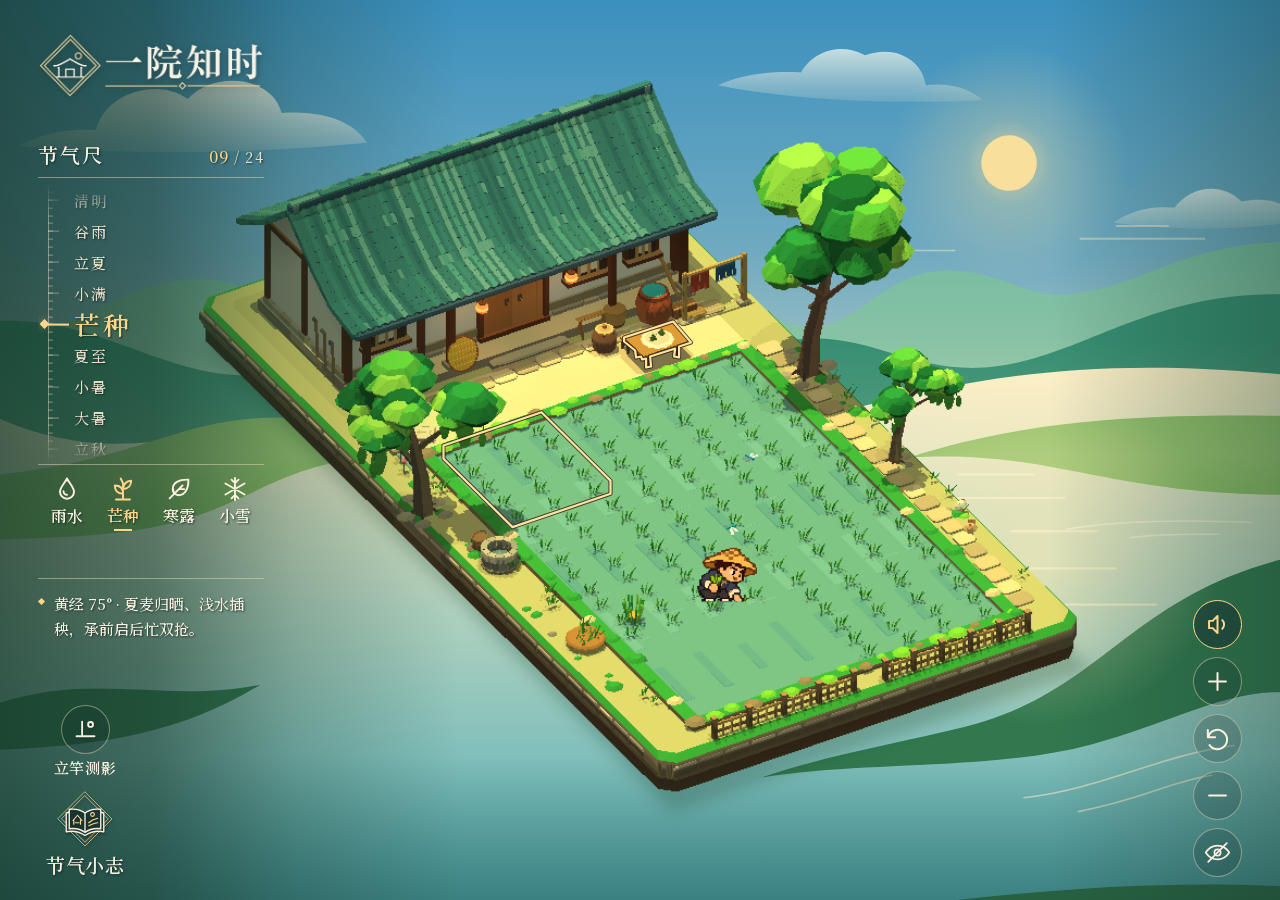
<file: index.html>
﻿<!doctype html>
<html lang="zh-CN">
<head>
  <meta charset="utf-8">
  <meta name="viewport" content="width=device-width, initial-scale=1">
  <meta name="theme-color" content="#192b2c">
  <meta name="description" content="沿二十四节气尺，于江汉农家小院观四时物候、传统色彩与圭表日影。">
  <title>一院知时</title>
  <link rel="stylesheet" href="style.css">
</head>
<body data-season="grain">
  <main class="exhibit">
    <aside class="side-panel" aria-label="节气导览">
      <header class="mast">
        <h1 id="work-title"><img src="assets/yard-title.webp" width="960" height="275" alt="一院知时" draggable="false"></h1>
      </header>
      <nav class="calendar" aria-labelledby="ruler-heading">
        <div class="ruler-heading">
          <h2 id="ruler-heading">节气尺</h2>
          <span class="ruler-count"><span id="term-number">09</span> / 24</span>
        </div>
        <div class="ruler-window">
          <div class="ruler-cursor" aria-hidden="true"></div>
          <div id="terms" class="terms" style="--ruler-index: 8">
            <span class="calendar-mark">立春</span>
            <button class="term" type="button" tabindex="-1" data-season="rain"><span class="term-name">雨水</span><small lang="en">Rain Water</small></button>
            <span class="calendar-mark">惊蛰</span>
            <span class="calendar-mark">春分</span>
            <span class="calendar-mark">清明</span>
            <span class="calendar-mark">谷雨</span>
            <span class="calendar-mark">立夏</span>
            <span class="calendar-mark">小满</span>
            <button class="term" type="button" tabindex="-1" data-season="grain" aria-current="true"><span class="term-name">芒种</span><small lang="en">Grain in Ear</small></button>
            <span class="calendar-mark">夏至</span>
            <span class="calendar-mark">小暑</span>
            <span class="calendar-mark">大暑</span>
            <span class="calendar-mark">立秋</span>
            <span class="calendar-mark">处暑</span>
            <span class="calendar-mark">白露</span>
            <span class="calendar-mark">秋分</span>
            <button class="term" type="button" tabindex="-1" data-season="dew"><span class="term-name">寒露</span><small lang="en">Cold Dew</small></button>
            <span class="calendar-mark">霜降</span>
            <span class="calendar-mark">立冬</span>
            <button class="term" type="button" tabindex="-1" data-season="winter"><span class="term-name">小雪</span><small lang="en">Minor Snow</small></button>
            <span class="calendar-mark">大雪</span>
            <span class="calendar-mark">冬至</span>
            <span class="calendar-mark">小寒</span>
            <span class="calendar-mark">大寒</span>
          </div>
        </div>
        <div class="yard-links" role="group" aria-label="四个小院场景">
          <button type="button" data-yard="rain">
            <svg viewBox="0 0 24 24" aria-hidden="true"><path d="M12 3c-1.4 3.2-6 7.5-6 11.3a6 6 0 0 0 12 0C18 10.5 13.4 6.2 12 3Zm-3 11a3 3 0 0 0 3 3"/></svg>
            <span>雨水</span>
          </button>
          <button type="button" data-yard="grain" aria-current="true">
            <svg viewBox="0 0 24 24" aria-hidden="true"><path d="M12 21V7m0 9c-5 0-7-3-7-7 4 0 7 2 7 7Zm0-4c0-4 2.9-6.8 7-7 0 4-2.6 7-7 7Zm0-5-2-4m-4 18h12"/></svg>
            <span>芒种</span>
          </button>
          <button type="button" data-yard="dew">
            <svg viewBox="0 0 24 24" aria-hidden="true"><path d="M20 4c-8.2-.3-13.4 2.8-13.4 8a5.1 5.1 0 0 0 5.2 5.3c5.2 0 8.5-5.7 8.2-13.3ZM4 20 15 9m-7.2 7.2-.9-4.3m5.1 0 4.4.2"/></svg>
            <span>寒露</span>
          </button>
          <button type="button" data-yard="winter">
            <svg viewBox="0 0 24 24" aria-hidden="true"><path d="M12 2.5v19m-8.2-14.2 16.4 9.4M3.8 16.7l16.4-9.4M9 4l3 3 3-3M9 20l3-3 3 3"/></svg>
            <span>小雪</span>
          </button>
        </div>
      </nav>
      <div class="season-note" aria-live="polite" aria-atomic="true">
        <p id="term-summary">碧水映天，新栽稻秧成行；竹匾晒新麦，蜻蜓点波。</p>
      </div>
    </aside>
    <section class="stage" aria-label="农家小院">
      <svg class="landscape" viewBox="0 0 1200 900" preserveAspectRatio="xMidYMid slice" aria-hidden="true">
        <defs>
          <linearGradient id="sky" x2="0" y2="1">
            <stop offset="0" stop-color="var(--sky-top)"/>
            <stop offset="1" stop-color="var(--sky-haze)"/>
          </linearGradient>
          <linearGradient id="river" x2="0" y2="1">
            <stop offset="0" stop-color="var(--sky-haze)"/>
            <stop offset="1" stop-color="var(--river)"/>
          </linearGradient>
          <radialGradient id="sun-aura">
            <stop offset="0" stop-color="var(--sun-disc)" stop-opacity=".76"/>
            <stop offset=".36" stop-color="var(--sun-disc)" stop-opacity=".26"/>
            <stop offset="1" stop-color="var(--sun-disc)" stop-opacity="0"/>
          </radialGradient>
          <linearGradient id="ridge-mist" x2="0" y2="1">
            <stop offset="0" stop-color="var(--sky-haze)" stop-opacity="0"/>
            <stop offset=".66" stop-color="var(--sky-haze)" stop-opacity=".73"/>
            <stop offset="1" stop-color="var(--sky-haze)" stop-opacity="0"/>
          </linearGradient>
          <linearGradient id="grain-cloud" x2="0" y2="1">
            <stop offset="0" stop-color="#fffdf1" stop-opacity=".92"/>
            <stop offset="1" stop-color="#fff6da" stop-opacity=".18"/>
          </linearGradient>
          <radialGradient id="grain-waterlight">
            <stop offset="0" stop-color="#ffebaf" stop-opacity=".54"/>
            <stop offset="1" stop-color="#ffebaf" stop-opacity="0"/>
          </radialGradient>
        </defs>
        <path fill="url(#sky)" d="M0 0h1200v900H0z"/>
        <g class="landscape-weather landscape-grain" fill="url(#grain-cloud)">
          <path d="M17 165c32-15 49-16 73-15 8-34 57-50 86-29 24-27 79-22 88 13 44-3 70 11 80 28-110 11-223 11-327 3z"/>
          <path d="M673 108c27-12 56-13 78-12 11-19 36-29 60-16 27-10 53 3 57 28 23-3 43 4 53 14-84 4-173 1-248-14z" opacity=".75"/>
          <path d="M1044 237c18-13 38-16 57-14 15-20 43-25 63-6 29-6 47 5 54 18-52 10-121 9-174 2z" opacity=".74"/>
        </g>
        <g class="landscape-sun">
          <circle cx="946" cy="181" r="112" fill="url(#sun-aura)"/>
          <circle cx="946" cy="181" r="26" fill="var(--sun-disc)"/>
        </g>
        <g fill="none" stroke="var(--sky-haze)" stroke-linecap="round" opacity=".46">
          <path d="M1013 252h116m-82-12h48" stroke-width="2"/>
          <path d="M260 220h94m14 0h19m460 43h48" stroke-width="1.4"/>
        </g>
        <path fill="var(--ridge-far)" d="M0 355C83 332 135 279 209 292c33 6 66 42 105 46 44 5 81-41 124-43 46-3 65 35 108 40 42 5 67-33 104-36 40-3 63 28 101 35 47 8 72-44 123-51 56-8 82 25 127 21 69-6 101-45 199-49v223H0z"/>
        <path class="landscape-mist" fill="url(#ridge-mist)" d="M0 267h1200v169H0z"/>
        <path fill="var(--ridge-near)" d="M0 329c75-4 132 36 198 48 76 13 116-22 183-19 60 3 106 34 184 32 85-3 114-39 187-44 61-5 101 29 165 27 89-3 153-71 283-69v193H0z"/>
        <path fill="url(#river)" d="M0 421c146 63 248-23 418-17 135 5 178 30 284 24 111-6 219-76 498-49v521H0z"/>
        <path fill="var(--bank-far)" d="M0 473c156-17 172-65 312-51 112 11 145 22 263 13-73 26-193 15-247 24-89 15-106 55-214 68-41 5-76 5-114 7zm1200-55c-147-2-248 7-348 39 132-8 181 34 348 35z"/>
        <path fill="var(--bank-near)" d="M0 687c91-29 156 1 244-17-69 42-139 57-244 61zm1200-134c-144 38-168 125-297 157-61 15-131 27-189 47 99-16 216-6 309-31 69-18 122-49 177-49zm0 306c-179-9-348 19-536 41h536z"/>
        <path class="landscape-mist" fill="url(#ridge-mist)" d="M0 345h1200v165H0z"/>
        <g class="landscape-weather landscape-grain">
          <ellipse cx="970" cy="550" rx="176" ry="158" fill="url(#grain-waterlight)"/>
          <g fill="none" stroke="#fff4ca" stroke-width="2" stroke-linecap="round" opacity=".59">
            <path d="M899 473h70m-91 22h120m-50 31h81m-115 35h132m-48 34h86"/>
          </g>
        </g>
        <g fill="none" stroke="var(--water-line)" stroke-linecap="round" stroke-width="1.5" opacity=".65">
          <path d="M1001 524c50-8 105-9 172-6m-113 14c36-4 59-3 83-3m-183 247c76-9 127-40 197-49m-146 62c65-13 82-27 125-34"/>
        </g>
      </svg>
      <svg id="yard-shadow" aria-hidden="true"><polygon id="plinth-shadow"/></svg>
      <canvas id="yard-compatibility" aria-hidden="true" hidden></canvas>
      <img id="farmer-atlas" alt="" hidden>
      <canvas id="yard" tabindex="0" aria-label="三维农家小院。拖动旋转，滚动缩放，右键拖动平移，键盘方向键旋转。"></canvas>
      <svg id="crop-hotspots" aria-hidden="true" hidden>
        <g id="crop-outlines"></g>
      </svg>
      <svg id="fire-hotspots" aria-hidden="true" hidden>
        <path id="fire-outline-edge"/>
        <path id="fire-outline"/>
      </svg>
      <svg id="sickle-hotspots" aria-hidden="true" hidden>
        <path id="sickle-outline-edge"/>
        <path id="sickle-outline"/>
      </svg>
      <svg id="food-hotspots" aria-hidden="true" hidden>
        <path id="food-outline-edge"/>
        <path id="food-outline"/>
      </svg>
      <svg id="yard-hotspots" aria-hidden="true" hidden>
        <polygon id="gnomon-outline-edge"/>
        <polygon id="gnomon-outline"/>
        <path id="gnomon-measure"/>
        <text id="gnomon-measure-label" class="gnomon-measure-label"></text>
      </svg>
      <button id="gnomon-target" type="button" aria-label="立竿测影：查看节气测定由来与正午表影" aria-controls="gnomon-inspect" aria-expanded="false" hidden></button>
      <button id="fire-target" type="button" aria-label="围炉煨糍" aria-controls="fire-inspect" aria-expanded="false" hidden></button>
      <button id="sickle-target" type="button" aria-label="开镰割稻" aria-controls="sickle-inspect" aria-expanded="false" hidden></button>
      <button id="food-target" type="button" aria-label="案上时令饮食" aria-controls="food-inspect" aria-expanded="false" hidden></button>
      <button id="crop-target" type="button" aria-label="田间物候农事" aria-controls="crop-inspect" aria-expanded="false" hidden></button>
      <div id="harvest-bar" class="harvest-bar" role="status" aria-live="polite" hidden>
        <span id="harvest-status">开镰收割 · 点击稻田成片收割</span>
        <button id="harvest-exit" type="button">退出收割</button>
      </div>
      <p class="renderer-message" id="renderer-message" hidden>浏览器暂时无法显示三维场景。</p>
    </section>
    <section id="gnomon-inspect" class="gnomon-inspect" aria-labelledby="gnomon-heading" hidden>
      <header>
        <h2 id="gnomon-heading">
          <span>立竿测影</span>
          <em class="gnomon-origin-tag">二十四节气测定之源</em>
        </h2>
        <button id="gnomon-return" type="button" aria-label="退出观察" title="退出观察">
          <svg viewBox="0 0 24 24" aria-hidden="true"><path d="m6 6 12 12M18 6 6 18"/></svg>
        </button>
      </header>
      <p class="gnomon-principle">立竿为「表」，卧尺为「圭」。先秦实测正午表影：<strong>影最短定夏至、最长定冬至</strong>，由此确立春分、秋分，再沿黄道每 <strong>15°</strong> 等分定出二十四节气。</p>
      <div class="gnomon-metrics">
        <p class="gnomon-metric"><span>太阳黄经</span><output id="gnomon-longitude"></output></p>
        <p class="gnomon-metric"><span>直射纬度</span><output id="gnomon-declination"></output></p>
        <p class="gnomon-metric"><span>正午仰角</span><output id="gnomon-altitude"></output></p>
        <p class="gnomon-metric"><span>正午表影</span><output id="gnomon-length"></output></p>
      </div>
      <div class="gnomon-compare" role="group" aria-label="四时节气正午表影实测对比">
        <button type="button" data-gnomon-term="grain"><span class="gc-name">芒种 <i>75°</i></span><span class="gc-track"><i class="gc-bar" style="--ratio:10%"></i></span><span class="gc-val">0.14×</span></button>
        <button type="button" data-gnomon-term="dew"><span class="gc-name">寒露 <i>195°</i></span><span class="gc-track"><i class="gc-bar" style="--ratio:53%"></i></span><span class="gc-val">0.73×</span></button>
        <button type="button" data-gnomon-term="rain"><span class="gc-name">雨水 <i>330°</i></span><span class="gc-track"><i class="gc-bar" style="--ratio:66%"></i></span><span class="gc-val">0.90×</span></button>
        <button type="button" data-gnomon-term="winter"><span class="gc-name">小雪 <i>240°</i></span><span class="gc-track"><i class="gc-bar" style="--ratio:89%"></i></span><span class="gc-val">1.22×</span></button>
        <p class="gnomon-extremes"><span>夏至极短 0.12×（90°）</span><span>点击切换实测表影</span><span>冬至极长 1.37×（270°）</span></p>
      </div>
    </section>
    <section id="fire-inspect" class="gnomon-inspect food-inspect" aria-labelledby="fire-heading" hidden>
      <header>
        <h2 id="fire-heading">围炉煨糍</h2>
        <button id="fire-return" type="button" aria-label="收起" title="收起">
          <svg viewBox="0 0 24 24" aria-hidden="true"><path d="m6 6 12 12M18 6 6 18"/></svg>
        </button>
      </header>
      <p class="food-kicker">小雪 · 冬藏民俗</p>
      <p class="food-name">炭盆慢煨</p>
      <p id="fire-note">冬闲户外阴寒，江汉农家常设炭盆取暖议农。将糯米糍粑置炙热灶石慢烘，内部水汽受热膨胀令表皮微焦鼓泡，耐饥御寒。</p>
      <button id="roast-start" type="button">搁一块糍粑</button>
    </section>
    <section id="sickle-inspect" class="gnomon-inspect food-inspect" aria-labelledby="sickle-heading" hidden>
      <header>
        <h2 id="sickle-heading">开镰割稻</h2>
        <button id="sickle-return" type="button" aria-label="收起" title="收起">
          <svg viewBox="0 0 24 24" aria-hidden="true"><path d="m6 6 12 12M18 6 6 18"/></svg>
        </button>
      </header>
      <p class="food-kicker">寒露 · 秋收农事</p>
      <p class="food-name">抢晴开镰</p>
      <p id="sickle-note">晚稻谷粒硬化黄熟，田土已提前断水晒干。寒露至霜降间须抢晴收割归仓，以免秋霖初霜导致倒伏落粒。</p>
      <button id="harvest-start" class="harvest-start" type="button">下田开镰</button>
    </section>
    <section id="crop-inspect" class="gnomon-inspect food-inspect" aria-labelledby="crop-heading" hidden>
      <header>
        <h2 id="crop-heading">田里庄稼</h2>
        <button id="crop-return" type="button" aria-label="收起" title="收起">
          <svg viewBox="0 0 24 24" aria-hidden="true"><path d="m6 6 12 12M18 6 6 18"/></svg>
        </button>
      </header>
      <p class="food-kicker" id="crop-kicker"></p>
      <p class="food-name" id="crop-name"></p>
      <p id="crop-note"></p>
    </section>
    <section id="food-inspect" class="gnomon-inspect food-inspect" aria-labelledby="food-heading" hidden>
      <header>
        <h2 id="food-heading">案上时令</h2>
        <button id="food-return" type="button" aria-label="收起" title="收起">
          <svg viewBox="0 0 24 24" aria-hidden="true"><path d="m6 6 12 12M18 6 6 18"/></svg>
        </button>
      </header>
      <p class="food-kicker" id="food-kicker"></p>
      <p class="food-name" id="food-name"></p>
      <p id="food-note"></p>
    </section>
    <aside class="stage-tools" aria-label="浏览小院">
      <div id="audio-popover" class="audio-popover" role="region" aria-label="音频音量控制" hidden>
        <header class="audio-head">
          <h3>声景音量</h3>
          <button id="audio-mute" type="button" aria-pressed="false">静音</button>
        </header>
        <label class="audio-row">
          <span>总音量</span>
          <input id="vol-master" type="range" min="0" max="100" value="85">
          <output id="vol-master-val">85%</output>
        </label>
        <label class="audio-row">
          <span>背景音乐</span>
          <input id="vol-bgm" type="range" min="0" max="100" value="55">
          <output id="vol-bgm-val">55%</output>
        </label>
        <label class="audio-row">
          <span>环境与音效</span>
          <input id="vol-ambience" type="range" min="0" max="100" value="85">
          <output id="vol-ambience-val">85%</output>
        </label>
      </div>
      <div class="view-controls" aria-label="小院视角">
        <button id="sound-toggle" type="button" aria-label="声景与音量" aria-pressed="false" aria-controls="audio-popover" aria-expanded="false" title="声景与音量"><svg viewBox="0 0 24 24" aria-hidden="true"><path d="M5 9h3l4-4v14l-4-4H5z"/><path class="sound-wave" d="M16 8.5a5 5 0 0 1 0 7"/></svg></button>
        <button id="zoom-in" type="button" aria-label="放大" title="放大"><svg viewBox="0 0 24 24" aria-hidden="true"><path d="M5 12h14m-7-7v14"/></svg></button>
        <button id="reset-view" type="button" aria-label="复位视角" title="复位视角"><svg viewBox="0 0 24 24" aria-hidden="true"><path d="M4 5v6h6M4.4 10.2a8 8 0 1 1 1 7.3"/></svg></button>
        <button id="zoom-out" type="button" aria-label="缩小" title="缩小"><svg viewBox="0 0 24 24" aria-hidden="true"><path d="M5 12h14"/></svg></button>
        <button id="hud-toggle" class="hud-toggle" type="button" aria-label="隐藏界面" aria-pressed="false" title="隐藏界面">
          <svg viewBox="0 0 28 28" aria-hidden="true">
            <path d="M2.6 14c2.7-4.15 6.9-6.7 11.4-6.7s8.7 2.55 11.4 6.7c-2.7 4.15-6.9 6.7-11.4 6.7S5.3 18.15 2.6 14Z"/>
            <circle cx="14" cy="14" r="3"/>
            <path class="hud-eye-slash" d="M5 23 23 5"/>
          </svg>
        </button>
      </div>
    </aside>
    <aside class="hud-dock" aria-label="立竿测影和节气小志">
      <button id="toggle-gnomon" class="gnomon-dock-toggle" type="button" aria-label="立竿测影：节气测定之源" aria-pressed="false" title="立竿测影 · 节气测定之源">
        <span class="gnomon-dock-icon">
          <svg viewBox="0 0 24 24" aria-hidden="true"><path d="M9 5v13M4 18h16M9 18h9"/><circle cx="16.5" cy="7.5" r="2.2"/></svg>
        </span>
        <span class="gnomon-dock-label">立竿测影</span>
      </button>
      <button id="open-guide" class="guide-toggle" type="button" aria-haspopup="dialog" aria-controls="season-guide">
        <svg viewBox="0 0 80 80" aria-hidden="true">
          <path class="journal-frame" d="M40 4 76 40 40 76 4 40Z M40 9 71 40 40 71 9 40Z"/>
          <path class="journal-book" d="M40 32c-5-4-12-6-21-5v26c8-1 16 1 21 5 5-4 13-6 21-5V27c-9-1-16 1-21 5Zm0 0v26m-21-27-4 1v25c10-2 19 1 25 5 6-4 15-7 25-5V32l-4-1"/>
          <path class="journal-ink" d="m24 42 6-7 6 7m-11-1v6m9-6v6m-7-2h5m13 0c3-3 7-5 12-6m-12 10c4-2 8-4 12-4"/>
          <circle class="journal-ink" cx="50" cy="34" r="2.5"/>
        </svg>
        <span>节气小志</span>
      </button>
    </aside>
    <dialog id="season-guide" aria-labelledby="guide-term">
      <header class="guide-header">
        <div>
          <p class="guide-kicker">节气小志 <span id="guide-meta"></span></p>
          <h2 id="guide-term">芒种</h2>
        </div>
        <form method="dialog">
          <button class="guide-close" type="submit" aria-label="关闭" title="关闭" autofocus><svg viewBox="0 0 24 24" aria-hidden="true"><path d="m6 6 12 12M18 6 6 18"/></svg></button>
        </form>
      </header>
      <p id="guide-verse" class="guide-verse"></p>
      <p id="term-note">「有芒之谷可稼种」。浅水稻田映出天光云影，农夫忙于抢墒插秧；檐下竹匾摊晒新麦，蜻蜓掠水，夏木葱茏。</p>
      <dl class="phenology" aria-label="节气三候">
        <div><dt>初候</dt><dd id="hou-1"></dd></div>
        <div><dt>二候</dt><dd id="hou-2"></dd></div>
        <div><dt>三候</dt><dd id="hou-3"></dd></div>
      </dl>
      <div class="season-observations">
        <section class="season-palette" aria-labelledby="palette-heading">
          <h3 id="palette-heading">节气传统色</h3>
          <ul class="swatches">
            <li><i aria-hidden="true"></i><span></span></li>
            <li><i aria-hidden="true"></i><span></span></li>
            <li><i aria-hidden="true"></i><span></span></li>
          </ul>
          <small id="palette-caption" class="palette-caption"></small>
        </section>
        <figure class="sundial" id="sundial" role="button" tabindex="0" title="点击前往田头立竿实测正午表影">
          <figcaption>圭表定气 · 实测表影</figcaption>
          <svg class="sun-diagram" viewBox="-15 10 95 55" aria-hidden="true">
            <path d="M-12 62H79" class="dial-axis"/>
            <rect x="32" y="60" height="2" class="shadow"/>
            <path d="M32 62V38" class="gnomon"/>
            <rect y="-.5" height="1" class="sun-ray"/>
            <circle cx="4" cy="4" r="3.5" class="sun"/>
          </svg>
          <span id="shadow-ratio" aria-hidden="true"></span>
          <small id="shadow-latitude" class="shadow-latitude">北纬 30.4° · 点击实测</small>
        </figure>
      </div>
    </dialog>
    <div id="season-interlude" class="season-interlude" aria-hidden="true">
      <svg class="interlude-landscape" viewBox="0 0 1000 480" preserveAspectRatio="xMidYMax slice">
        <path d="M0 416c105-17 169-57 258-55 98 2 174 41 272 33 108-10 181-69 274-59 83 9 118 36 196 42v103H0Z" fill="currentColor"/>
        <path d="M0 451c102-11 172-47 263-43 77 3 157 35 254 30 119-7 202-52 294-43 74 7 125 38 189 41v44H0Z" fill="#060e16"/>
      </svg>
      <div class="interlude-composition">
        <svg id="term-dial" class="term-dial" viewBox="-220 -220 440 440" focusable="false">
          <circle r="176" class="dial-minute-ring"/>
          <circle r="166" class="dial-ring"/>
          <g id="dial-rotor">
            <path id="dial-diameters" class="dial-diameters"/>
            <g id="dial-fans"></g>
          </g>
          <circle r="15" class="dial-hub-ring"/>
          <path d="M0-10 2.7-2.7 10 0 2.7 2.7 0 10-2.7 2.7-10 0-2.7-2.7Z" class="dial-hub"/>
          <path d="M-6-215 0-205 6-215Z" class="dial-pointer"/>
        </svg>
        <div class="interlude-text">
          <p id="interlude-name" class="interlude-name"></p>
          <p id="interlude-english" class="interlude-english" lang="en"></p>
          <p id="interlude-longitude" class="interlude-longitude"></p>
          <p id="interlude-verse" class="interlude-verse"></p>
        </div>
      </div>
    </div>
  </main>
  <script src="assets/farmer-data.js"></script>
  <script src="scene.js"></script>
  <script src="app.js"></script>
</body>
</html>
</file>
<file: style.css>
﻿@font-face {
  font-family:"Yard Song Display";
  src:url("fonts/yard-song-display.woff") format("woff");
  font-weight:500 700;
  font-display:swap;
}
@font-face {
  font-family:"Yard Song";
  src:url("fonts/yard-song.woff") format("woff");
  font-weight:400 500;
  font-display:swap;
}
:root {
  color-scheme: light;
  --display:"Yard Song Display","Yard Song","Noto Serif SC","STSong","华文宋体","SimSun","宋体",serif;
  --body-font:"Yard Song","Noto Serif SC","STSong","华文宋体","SimSun","宋体",serif;
  --ink: #fff8eb;
  --paper: #f4f0e5;
  --accent: #ffe699;
  --sky-top:#3c8ea6;
  --sky-haze:#eaf5cf;
  --sun-disc:#ffe584;
  --ridge-far:#6cb8aa;
  --ridge-near:#3f9385;
  --river:#57a8ae;
  --bank-far:#79c293;
  --bank-near:#3d8b75;
  --water-line:#f2fae4;
  --scrim:#12292d;
  --plinth-shadow:#1c3d3f;
  --mist-opacity:.48;
  --hud-edge:clamp(24px,3vw,56px);
  --hud-top:clamp(24px,3.7vh,46px);
  --hud-bottom:clamp(18px,2.6vh,32px);
  --ruler-step:clamp(26px,3.45vh,38px);
  --hud-dock-width:clamp(94px,7.1vw,128px);
  --hud-rail-width:clamp(210px,17.6vw,280px);
  --hud-ink:#f9f0dd;
  --hud-muted:#e7dfca;
  --hud-gold:#ffd68a;
  --hud-line:#f2e0c473;
  --hud-shadow:1px 1px 2px #0f2226b8;
  --ui-shadow:1px 1px 1px rgb(21 40 35 / 14%);
}
* { box-sizing: border-box; }
[hidden] { display: none !important; }
body[data-season="rain"] {
  --accent:#daf09e;
  --mist-opacity:.60;
  --sky-top:#479396; --sky-haze:#e4f3d6; --sun-disc:#ffeab5; --ridge-far:#7cc3b3;
  --ridge-near:#4da08a; --river:#68b8b3; --bank-far:#88ca95; --bank-near:#489477;
  --scrim:#11292a; --plinth-shadow:#1d403d;
}
body[data-season="grain"] {
  --accent:#ffe58e;
  --mist-opacity:.23;
  --sky-top:#358dbe; --sky-haze:#fff0c6; --sun-disc:#ffe29a; --ridge-far:#78bca0;
  --ridge-near:#368e72; --river:#48a9b5; --bank-far:#86bc60; --bank-near:#31784f;
  --water-line:#fff5d7; --scrim:#17382a; --plinth-shadow:#254b31;
}
body[data-season="dew"] {
  --accent:#ffd49c;
  --mist-opacity:.38;
  --sky-top:#4c6e96; --sky-haze:#f3dfc1; --sun-disc:#ffb56b; --ridge-far:#869cb5;
  --ridge-near:#58728c; --river:#6c8ca3; --bank-far:#bea57f; --bank-near:#687f8d;
  --water-line:#fae9d0; --scrim:#1c2130; --plinth-shadow:#2c2f42;
}
body[data-season="winter"] {
  --accent:#d9ecfa;
  --mist-opacity:.70;
  --sky-top:#4b6a8f; --sky-haze:#e4eff7; --sun-disc:#ffe3b5; --ridge-far:#8aa6bf;
  --ridge-near:#5a7896; --river:#6e8ea8; --bank-far:#c0d4e2; --bank-near:#5f7f9b;
  --water-line:#f0f7fc; --scrim:#132133; --plinth-shadow:#1f334a;
}
body { margin:0; min-width:300px; background:var(--paper); color:var(--ink); font:500 16px/1.5 var(--body-font); font-synthesis:none; }
button { color:inherit; font:inherit; cursor:pointer; -webkit-tap-highlight-color:transparent; }
button:focus-visible, canvas:focus-visible { outline:2px solid currentColor; outline-offset:-2px; }

.exhibit { position:relative; min-height:100svh; }
.exhibit::before {
  content:""; position:absolute; z-index:2; inset:0; pointer-events:none;
  background:
    linear-gradient(90deg,color-mix(in srgb,var(--scrim) 78%,transparent) 0%,color-mix(in srgb,var(--scrim) 62%,transparent) 12%,color-mix(in srgb,var(--scrim) 26%,transparent) 23%,transparent 36%,transparent 82%,color-mix(in srgb,var(--scrim) 36%,transparent) 100%),
    linear-gradient(0deg,color-mix(in srgb,var(--scrim) 38%,transparent) 0%,transparent 16%);
  transition:opacity 820ms cubic-bezier(.22,.68,.24,1);
}
.exhibit.hud-hidden::before { content:none; }
.exhibit.hud-hidden :is(.side-panel,.hud-dock,.audio-popover,.renderer-message,.season-interlude) { display:none; }
.exhibit.hud-hidden .view-controls > :not(#hud-toggle) { display:none; }
.exhibit.hud-hidden :is(#yard-hotspots,#food-hotspots,#crop-hotspots,#sickle-hotspots,#fire-hotspots,#gnomon-target,#food-target,#crop-target,#sickle-target,#fire-target,#harvest-bar,.gnomon-inspect,.food-inspect) { display:none; }
.exhibit :is(.side-panel,.hud-dock,.stage-tools,#yard-hotspots,#food-hotspots,#crop-hotspots,#sickle-hotspots,#fire-hotspots) {
  transition:opacity 780ms cubic-bezier(.22,.68,.24,1);
}
.exhibit.intro-active :is(.side-panel,.hud-dock,.stage-tools,#yard-hotspots,#food-hotspots,#crop-hotspots,#sickle-hotspots,#fire-hotspots) { opacity:0; pointer-events:none; }
.exhibit.intro-active::before { opacity:0; }
.hud-dock {
  position:fixed; z-index:3; left:var(--hud-edge); bottom:var(--hud-bottom);
  width:auto; min-width:var(--hud-dock-width); display:grid; justify-items:center; gap:clamp(10px,1.35vh,16px);
  color:var(--hud-ink); text-shadow:var(--hud-shadow);
}
.hud-dock button, .stage-tools button, .guide-close { padding:0; border:0; background:transparent; }
.hud-dock button:hover, .stage-tools button:hover, .guide-close:hover { color:var(--hud-gold); }
.gnomon-dock-toggle {
  display:grid; justify-items:center; align-items:center; gap:5px;
  border:0; background:transparent; text-align:center;
  transition:color .2s ease;
}
.gnomon-dock-icon {
  display:grid; place-items:center;
  width:clamp(49px,3.6vw,64px); height:clamp(49px,3.6vw,64px);
  border:1px solid var(--hud-line); border-radius:50%; background:#142b2b36;
  transition:color .2s ease,border-color .2s ease,background-color .2s ease;
}
.gnomon-dock-toggle svg {
  display:block; width:clamp(27px,1.95vw,35px); height:auto; fill:none; stroke:currentColor; stroke-width:1.65;
  stroke-linecap:round; stroke-linejoin:round; filter:drop-shadow(1px 1px 1px #13252793);
}
.gnomon-dock-label {
  font:500 clamp(15px,1.02vw,19px)/1.15 var(--display); letter-spacing:.06em; white-space:nowrap;
}
.gnomon-dock-toggle:hover .gnomon-dock-icon { border-color:var(--hud-gold); }
.gnomon-dock-toggle[aria-pressed="true"] { color:var(--hud-gold); }
.gnomon-dock-toggle[aria-pressed="true"] .gnomon-dock-icon {
  color:var(--hud-gold); border-color:var(--hud-gold); background:#172f3188;
}
.hud-toggle[aria-pressed="true"] .hud-eye-slash { display:none; }
.exhibit.hud-hidden .hud-toggle {
  color:var(--hud-ink); border-color:#f2e0c4b3; background:#142b2b78;
}
.side-panel {
  position:absolute; z-index:3; top:var(--hud-top); bottom:var(--hud-bottom); left:var(--hud-edge);
  width:var(--hud-rail-width); display:grid; grid-template-rows:auto auto 1fr;
  align-items:start; row-gap:clamp(22px,5vh,50px);
  pointer-events:none; color:var(--hud-ink); text-shadow:var(--hud-shadow);
}
.mast h1 { margin:0; width:min(100%,280px); }
.mast img { display:block; width:100%; height:auto; filter:drop-shadow(1px 2px 3px #0f222673); }
.calendar { width:100%; }
.ruler-heading {
  display:flex; align-items:baseline; justify-content:space-between; gap:8px;
  border-bottom:1px solid var(--hud-line); padding-bottom:9px; margin-bottom:6px;
}
.ruler-heading h2 { margin:0; font:500 clamp(20px,1.3vw,25px)/1.2 var(--display); letter-spacing:.09em; }
.ruler-count { color:var(--hud-muted); font-size:clamp(14px,1vw,19px); font-variant-numeric:lining-nums tabular-nums; letter-spacing:.08em; }
#term-number { color:var(--hud-gold); font-size:1.12em; }
.ruler-window {
  position:relative; width:100%; height:calc(9 * var(--ruler-step)); overflow:clip;
  pointer-events:auto; touch-action:pan-x pinch-zoom; user-select:none;
  mask-image:linear-gradient(transparent,#000 13%,#000 87%,transparent);
}
.terms {
  position:absolute; width:100%; top:calc(50% - var(--ruler-step) / 2);
  display:grid; grid-auto-rows:var(--ruler-step);
  transform:translateY(calc(var(--ruler-index) * var(--ruler-step) * -1));
  transition:transform 250ms cubic-bezier(.25,.73,.28,1);
}
.terms::before {
  content:""; position:absolute; top:calc(var(--ruler-step) / 2); bottom:calc(var(--ruler-step) / 2);
  left:10px; width:4px; border-left:1px solid var(--hud-line);
  background:repeating-linear-gradient(to bottom,var(--hud-line) 0 1px,transparent 1px calc(var(--ruler-step) / 4));
}
.calendar-mark {
  position:relative; display:flex; align-items:center; padding-left:36px;
  color:var(--hud-muted); font:500 clamp(15px,1.05vw,19px)/1 var(--body-font); letter-spacing:.12em;
}
.calendar-mark::before, .term::before {
  content:""; position:absolute; left:10px; top:50%; width:11px; border-top:1px solid var(--hud-line);
}
.term {
  position:relative; display:flex; align-items:center; gap:9px; padding:0 0 0 36px;
  border:0; background:transparent; text-align:left; text-shadow:inherit; pointer-events:auto;
}
.term::before { width:17px; border-color:currentColor; }
.term-name { font:500 clamp(18px,1.15vw,22px)/1 var(--display); letter-spacing:.09em; }
.term small { display:none; }
.term[aria-current="true"], .term:hover { color:var(--hud-gold); }
.term[aria-current="true"] .term-name { font-size:clamp(25px,2vw,38px); }
.term[aria-current="true"]::before { width:21px; border-top-width:2px; }
.ruler-cursor {
  position:absolute; z-index:1; left:3px; top:50%; width:7px; height:7px;
  transform:translateY(-50%) rotate(45deg); pointer-events:none;
  background:var(--hud-gold); box-shadow:0 0 9px #ffbf6766;
}
.yard-links { display:grid; grid-template-columns:repeat(4,1fr); border-top:1px solid var(--hud-line); padding-top:5px; }
.yard-links button {
  position:relative; display:grid; place-items:center; align-content:center; gap:5px;
  min-width:0; min-height:clamp(61px,4.1vw,78px); padding:5px 2px 9px; border:0; background:transparent;
  font:500 clamp(16px,1.05vw,20px)/1 var(--display); white-space:nowrap; text-shadow:inherit; pointer-events:auto;
}
.yard-links button:is([aria-current="true"],:hover) { color:var(--hud-gold); }
.yard-links button[aria-current="true"]::after {
  content:""; position:absolute; bottom:2px; width:18px; border-bottom:2px solid currentColor;
}
.yard-links svg, .stage-tools svg, .guide-close svg, .guide-toggle svg {
  fill:none; stroke:currentColor; stroke-width:1.65; stroke-linecap:round; stroke-linejoin:round;
}
.yard-links svg { width:clamp(28px,1.9vw,36px); height:auto; }
.season-note {
  position:relative; max-width:100%;
  border-top:1px solid var(--hud-line); padding:13px 0 0 16px;
}
.season-note::before {
  content:""; position:absolute; top:20px; left:1px; width:5px; height:5px;
  transform:rotate(45deg); background:var(--hud-gold);
}
.season-note p { margin:0; font-size:clamp(15px,1.05vw,18px); line-height:1.65; text-wrap:pretty; }
.stage-tools {
  position:fixed; z-index:3; right:var(--hud-edge); bottom:var(--hud-bottom);
  color:var(--hud-ink); text-shadow:var(--hud-shadow);
}
.guide-toggle {
  display:grid; justify-items:center; align-items:center; gap:5px; width:auto; padding-bottom:3px; text-align:center;
  font:500 clamp(19px,1.27vw,25px)/1.2 var(--display); letter-spacing:.04em; white-space:nowrap; text-shadow:inherit;
}
.guide-toggle svg {
  display:block; width:clamp(60px,4.6vw,88px); height:auto; filter:drop-shadow(1px 2px 1px #13232693);
}
.journal-frame { stroke:var(--hud-gold); stroke-opacity:.84; stroke-width:1.1; }
.journal-book { fill:#172d2caa; stroke-width:1.8; }
.journal-ink { stroke:var(--hud-gold); stroke-width:1.5; }
.view-controls { display:grid; justify-items:center; gap:8px; }
.view-controls button, .guide-close { display:grid; place-items:center; height:44px; width:44px; }
.view-controls button {
  width:clamp(49px,3.6vw,67px); height:clamp(49px,3.6vw,67px);
  border:1px solid var(--hud-line); border-radius:50%; background:#142b2b36;
  transition:color .2s ease,border-color .2s ease,background-color .2s ease;
}
.view-controls button[aria-pressed="true"] {
  color:var(--hud-gold); border-color:var(--hud-gold); background:#172f3188;
}
.view-controls svg { width:clamp(29px,2.03vw,38px); height:auto; }
.guide-close svg { width:32px; height:32px; }

#season-guide {
  position:fixed; inset:auto auto var(--hud-bottom) calc(var(--hud-edge) + var(--hud-rail-width) + 16px); margin:0;
  width:min(450px,calc(100% - 2 * var(--hud-edge) - var(--hud-rail-width) - 16px)); max-width:none;
  max-height:calc(100dvh - 2 * var(--hud-bottom)); overflow:auto;
  padding:clamp(16px,2.05vw,27px); color:var(--hud-ink); background:#16292cf2;
  border:1px solid #d4b982a6; box-shadow:0 18px 50px #08171a66;
}
#season-guide::backdrop { background:#0e1b1f59; }
.guide-header { display:flex; align-items:start; justify-content:space-between; }
.guide-header p { margin:0 0 4px; font:500 15px/1.4 var(--display); letter-spacing:.12em; color:var(--hud-gold); }
#guide-meta { font:500 13px/1.4 var(--body-font); letter-spacing:.06em; color:var(--hud-muted); }
.guide-header h2 { margin:0; font:500 clamp(34px,3.8vw,50px)/1.15 var(--display); letter-spacing:.12em; }
.guide-close { margin:-7px -7px 0 0; }
.guide-verse {
  margin:12px 0 0; padding:4px 0 4px 11px; border-left:2px solid var(--hud-gold);
  font:500 15px/1.55 var(--body-font); color:var(--hud-gold); letter-spacing:.05em;
}
#term-note { margin:12px 0 14px; font:500 15.5px/1.8 var(--body-font); }
.phenology {
  display:grid; grid-template-columns:repeat(3,minmax(0,1fr)); gap:8px;
  margin:0 0 16px; padding:10px 0;
  border-top:1px solid var(--hud-line); border-bottom:1px solid var(--hud-line);
}
.phenology div { display:grid; gap:3px; min-width:0; }
.phenology dt { font-size:12px; letter-spacing:.12em; color:var(--hud-gold); opacity:.9; }
.phenology dd { margin:0; font-size:14px; line-height:1.35; color:var(--hud-ink); }
.season-observations {
  display:grid; grid-template-columns:1fr 1fr; align-items:start; gap:12px;
  padding-top:2px;
}
.season-palette h3, .sundial figcaption { margin:0; font:500 17px/1.25 var(--display); white-space:nowrap; }
.swatches { display:flex; gap:8px; list-style:none; padding:0; margin:12px 0 0; }
.swatches li { display:grid; justify-items:start; gap:5px; font-size:14px; line-height:1.4; white-space:nowrap; }
.swatches i { width:2.1em; height:1.05em; background:var(--swatch); border:1px solid #fff6e066; box-shadow:0 1px 4px #07121455; }
.palette-caption { display:block; margin-top:9px; font-size:12.5px; letter-spacing:.08em; color:var(--hud-muted); }
.sundial {
  margin:0; padding:6px 8px 6px 13px; border-left:1px solid var(--hud-line); border-radius:0 6px 6px 0;
  display:grid; justify-items:start; cursor:pointer;
  transition:background-color .18s ease;
}
.sundial:hover, .sundial:focus-visible { background:#ffd68a14; outline:none; }
.sundial:hover .shadow-latitude { color:var(--hud-gold); }
.sun-diagram { display:block; width:100px; height:54px; }
#shadow-ratio { color:var(--hud-gold); font-size:15px; line-height:1.4; font-variant-numeric:lining-nums tabular-nums; }
.shadow-latitude { margin-top:4px; color:var(--hud-muted); font-size:12px; white-space:nowrap; }
.dial-axis { stroke:currentColor; opacity:.62; stroke-width:1; }
.gnomon { stroke:currentColor; stroke-width:2; }
.shadow { width:var(--shadow-length,4px); fill:var(--hud-gold); transition:width .28s; }
.sun { stroke:var(--hud-gold); stroke-width:1.4; fill:#fae3aa; transform:translate(var(--sun-position,8px),var(--sun-height,12px)); transition:transform .28s; }
.sun-ray { width:var(--ray-length,31px); fill:var(--hud-gold); transform:translate(32px,38px) rotate(var(--ray-angle,-132deg)); transition:width .28s,transform .28s; }

.stage {
  position:relative; isolation:isolate; min-height:100svh; overflow:hidden;
  background:var(--river);
}
.landscape { position:absolute; inset:0; width:100%; height:100%; pointer-events:none; }
#yard-shadow, #yard-hotspots, #food-hotspots, #crop-hotspots, #sickle-hotspots, #fire-hotspots {
  position:absolute; inset:0 0 50px; width:100%; height:calc(100% - 50px);
  pointer-events:none; overflow:visible; shape-rendering:geometricPrecision;
}
#plinth-shadow { fill:var(--plinth-shadow); opacity:.29; filter:blur(8px); transform:translate(7px,9px); }
.landscape-sun { opacity:.75; }
.landscape-mist { opacity:var(--mist-opacity); }
.landscape-weather { display:none; }
body[data-season="grain"] .landscape-grain { display:inline; }
body[data-season="grain"] .landscape-sun { opacity:.96; }
body[data-season="rain"] .landscape-sun,
body[data-season="winter"] .landscape-sun { visibility:hidden; }
#yard, #yard-compatibility { position:absolute; inset:0 0 50px; width:100%; height:calc(100% - 50px); display:block; }
#yard { touch-action:none; cursor:grab; }
#yard.gnomon-hover { cursor:pointer; }
#yard.crop-hover { cursor:pointer; }
body.harvest-mode #yard { cursor:crosshair; }
#yard.dragging { cursor:grabbing; }
#yard-compatibility { pointer-events:none; }
#yard.compatibility-active { opacity:0; }
.stage:has(#yard.compatibility-active:focus-visible) { outline:2px solid var(--accent); outline-offset:-3px; }
.renderer-message { position:absolute; inset:43% 20px auto; text-align:center; }
#gnomon-target { position:absolute; pointer-events:none; opacity:0; padding:0; border:0; }
#yard-hotspots { --pole-stroke:2.6px; }
.stage:has(#yard.gnomon-hover,#gnomon-target:focus-visible) #yard-hotspots,
.exhibit.gnomon-focused #yard-hotspots { --pole-stroke:4px; }
#gnomon-outline, #gnomon-outline-edge { fill:none; stroke-linejoin:round; }
#gnomon-outline-edge { stroke:#352419; stroke-width:calc(var(--pole-stroke) + 2.2px); opacity:.84; }
#gnomon-outline { stroke:#ffe3a0; stroke-width:var(--pole-stroke); }
#gnomon-measure {
  display:none; stroke:#ffda8d; stroke-width:2; stroke-linecap:round;
  fill:none; filter:drop-shadow(0 1px 2px #1b2928);
}
.gnomon-measure-label {
  display:none; fill:#ffe8af; font:500 13px var(--body-font); letter-spacing:.06em;
  text-anchor:middle; paint-order:stroke; stroke:#142426e6; stroke-width:3.5px; stroke-linejoin:round;
}
.exhibit.gnomon-focused #gnomon-measure,
.exhibit.gnomon-focused .gnomon-measure-label { display:block; }

/* ---------- 立竿测影科普面板 ---------- */
.gnomon-inspect {
  position:absolute; z-index:3; left:50%; bottom:var(--hud-bottom); transform:translateX(-50%);
  width:min(516px,calc(100% - 2 * var(--hud-edge))); padding:14px 19px 16px;
  color:var(--hud-ink); background:#16292cf2; border:1px solid #d4b982a6;
  box-shadow:0 10px 32px #09191a52;
}
.gnomon-inspect header { display:flex; align-items:center; justify-content:space-between; gap:10px; }
.gnomon-inspect h2 {
  margin:0; display:flex; align-items:center; flex-wrap:wrap; gap:10px;
  font:500 22px/1.2 var(--display); letter-spacing:.1em;
}
.gnomon-origin-tag {
  display:inline-flex; align-items:center; padding:4px 10px;
  border:1px solid #ffdf9db8; border-radius:999px;
  background:linear-gradient(90deg,#ffd68a2b,#ffdf9d14);
  color:#ffe4a3; font:500 12.5px/1.2 var(--display); font-style:normal;
  letter-spacing:.12em; box-shadow:0 0 12px #ffd68a24;
}
.gnomon-inspect header button {
  display:grid; place-items:center; width:36px; height:36px; margin:-4px -8px 0 0;
  border:0; padding:0; background:transparent;
}
.gnomon-inspect header button:hover { color:var(--hud-gold); }
.gnomon-inspect header button svg {
  width:24px; height:24px; fill:none; stroke:currentColor; stroke-width:1.7; stroke-linecap:round;
}
.gnomon-inspect p { margin:9px 0 0; }
.gnomon-principle {
  font-size:13.2px; line-height:1.68; color:var(--hud-ink);
  padding:7px 10px; background:#0f1f2278; border-left:2px solid var(--hud-gold);
}
.gnomon-principle strong { color:var(--hud-gold); font-weight:500; }
.gnomon-metrics {
  display:grid; grid-template-columns:repeat(4,minmax(0,1fr)); gap:8px;
  margin-top:9px; padding:8px 10px;
  background:#0f1f2299; border:1px solid #d4b98245;
}
.gnomon-metric { margin:0 !important; display:grid; gap:2px; min-width:0; }
.gnomon-metric span { font-size:11.5px; letter-spacing:.06em; color:var(--hud-muted); opacity:.86; white-space:nowrap; }
.gnomon-metric output {
  font:500 16.5px/1.25 var(--body-font); color:var(--hud-gold);
  font-variant-numeric:lining-nums tabular-nums; white-space:nowrap;
}
.gnomon-compare {
  display:grid; gap:4px; margin-top:9px; padding-top:8px;
  border-top:1px solid var(--hud-line);
}
.gnomon-compare button {
  display:grid; grid-template-columns:72px 1fr 46px; align-items:center; gap:9px;
  width:100%; padding:4px 7px; border:1px solid transparent; border-radius:4px;
  background:transparent; text-align:left; font-size:13px; line-height:1.3;
  transition:background-color .18s ease, border-color .18s ease, color .18s ease;
}
.gnomon-compare button:hover { background:#ffffff10; color:var(--hud-gold); }
.gnomon-compare button[aria-current="true"] {
  background:#ffd68a1c; border-color:#ffd68a66; color:var(--hud-gold);
}
.gc-name { letter-spacing:.05em; white-space:nowrap; }
.gc-name i { font-style:normal; font-size:11.5px; color:var(--hud-muted); opacity:.8; margin-left:2px; font-variant-numeric:lining-nums tabular-nums; }
.gnomon-compare button[aria-current="true"] .gc-name i { color:var(--hud-gold); opacity:.92; }
.gc-track {
  display:block; height:6px; border-radius:999px;
  background:#ffffff1a; overflow:hidden;
}
.gc-bar {
  display:block; height:100%; width:var(--ratio,20%); border-radius:999px;
  background:linear-gradient(90deg,#d8b36d,#ffe4a1);
}
.gnomon-compare button[aria-current="true"] .gc-bar {
  background:linear-gradient(90deg,#f5c266,#fff2c2);
  box-shadow:0 0 8px #ffd68a66;
}
.gc-val {
  text-align:right; font-variant-numeric:lining-nums tabular-nums;
  color:var(--hud-muted); font-size:12.5px;
}
.gnomon-compare button[aria-current="true"] .gc-val { color:var(--hud-gold); }
.gnomon-extremes {
  display:flex; justify-content:space-between; gap:8px; margin:5px 0 0 !important;
  font-size:11.5px; letter-spacing:.04em; color:var(--hud-muted); opacity:.82;
  font-variant-numeric:lining-nums tabular-nums;
}

.season-interlude {
  --wash:#101e21;
  --tint:#d9e4bb;
  --dial-gold:#ffdf9d;
  --dial-reveal:1570ms;
  --interlude-fade:380ms;
  --interlude-exit:560ms;
  --interlude-ease:cubic-bezier(.65,0,.35,1);
  --travel:calc(var(--entry-direction,1) * clamp(78px,13svh,120px));
  position:fixed; z-index:4; inset:0;
  display:grid; place-items:center; padding:clamp(12px,3vw,36px);
  pointer-events:none;
  color:#fff8e9;
}
.season-interlude::before {
  content:"";
  position:absolute; inset:0;
  opacity:0;
  background-color:var(--wash);
  background-image:
    radial-gradient(circle at 18px 26px,#e5ead68c .6px,transparent 1.3px),
    radial-gradient(circle at 104px 52px,#b0c7d67d .5px,transparent 1.15px),
    radial-gradient(circle at 41px 70px,#f2ddbb7e .65px,transparent 1.5px),
    radial-gradient(circle at 187px 113px,#fff2ce96 .7px,transparent 1.7px),
    radial-gradient(ellipse at 32% 47%,#c4dfd91a,transparent 61%),
    linear-gradient(164deg,#070b14 0%,transparent 95%);
  background-size:115px 101px,173px 137px,89px 171px,257px 193px,100% 100%,100% 100%;
  transition:opacity 580ms var(--interlude-ease) 70ms, background-color 360ms ease;
}
.season-interlude[data-term="rain"] { --wash:#112331; --tint:#d2ecea; }
.season-interlude[data-term="grain"] { --wash:#183a2b; --tint:#f7ebbd; --dial-gold:#ffe58e; }
.season-interlude[data-term="dew"] { --wash:#2a1d20; --tint:#f4dfba; }
.season-interlude[data-term="winter"] { --wash:#15243b; --tint:#e2ecf5; }
.season-interlude[data-direction="backward"] { --entry-direction:-1; }
.season-interlude:is([data-phase="cover"],[data-phase="verse"])::before {
  opacity:1;
  transition:opacity 340ms var(--interlude-ease) 0ms, background-color 320ms ease;
}
.interlude-landscape {
  position:absolute; inset:0; width:100%; height:100%;
  color:#0a131c; opacity:0; transform:translateY(14px);
  transition:opacity 520ms var(--interlude-ease), transform 560ms var(--interlude-ease);
}
.season-interlude:is([data-phase="cover"],[data-phase="verse"]) .interlude-landscape {
  opacity:.78; transform:translateY(0);
  transition:opacity 440ms var(--interlude-ease), transform 540ms var(--interlude-ease);
}
.interlude-composition {
  position:relative; width:min(100%,1100px);
  display:grid; grid-template-columns:auto minmax(0,1fr); align-items:center;
  gap:clamp(22px,5.2vw,92px);
}
.term-dial {
  width:min(49vw,74svh,590px); height:auto; overflow:visible;
  display:block; opacity:0; transform:scale(.93);
  transition:opacity var(--interlude-exit) var(--interlude-ease), transform var(--interlude-exit) var(--interlude-ease);
}
.season-interlude:is([data-phase="cover"],[data-phase="verse"]) .term-dial {
  opacity:1; transform:scale(1);
  transition:opacity var(--interlude-fade) var(--interlude-ease), transform 540ms var(--interlude-ease);
}
.dial-ring, .dial-minute-ring, .dial-hub-ring {
  fill:none; stroke:var(--tint);
}
.dial-ring { stroke-opacity:.68; }
.dial-minute-ring { stroke-opacity:.26; stroke-width:1.45; stroke-dasharray:1 10.52; }
.dial-hub-ring { stroke-opacity:.27; stroke-width:.85; }
.dial-hub { fill:#fff2cc; filter:drop-shadow(0 0 6px #ffe0a7a6); }
.dial-pointer { fill:var(--dial-gold); filter:drop-shadow(0 0 5px #ffdf9d8c); }
.dial-diameters, .dial-chords, .dial-arc, .dial-track { fill:none; }
.dial-diameters { stroke:#c6dce0; stroke-width:.8; stroke-opacity:.35; }
.dial-fan { color:#f4e0b1; }
.dial-fan-cool { color:#b5d9ed; }
.dial-chords { stroke:currentColor; stroke-width:.8; stroke-opacity:.53; }
.dial-arc { stroke:currentColor; stroke-width:1.4; stroke-opacity:.92; }
.dial-tick { stroke:var(--tint); stroke-opacity:.6; transition:stroke 220ms ease, stroke-opacity 220ms ease; }
.dial-node { fill:#182128; stroke:#dfebec; stroke-width:1.15; }
.dial-principal .dial-node { fill:#fdf0d5; stroke:#fdf0d5; }
.dial-anchor .dial-node { filter:drop-shadow(0 0 4px #f9e7b896); }
.dial-track { stroke:var(--dial-gold); stroke-width:1.65; opacity:0; }
.dial-label {
  fill:#dee6df; text-anchor:middle; dominant-baseline:central;
  font:500 17px var(--display);
}
.dial-featured .dial-tick { stroke-width:1.6; stroke-opacity:.9; }
.dial-featured .dial-label { fill:#fff8eb; }
.season-interlude:is([data-phase="verse"],[data-phase="exit"]) .dial-current .dial-track {
  animation:dial-trace 320ms cubic-bezier(.22,.72,.24,1) var(--dial-reveal) both;
}
.season-interlude:is([data-phase="verse"],[data-phase="exit"]) .dial-current .dial-tick {
  animation:dial-tick-light 320ms cubic-bezier(.22,.72,.24,1) var(--dial-reveal) both;
}
.season-interlude:is([data-phase="verse"],[data-phase="exit"]) .dial-current .dial-label {
  animation:dial-light 320ms cubic-bezier(.22,.72,.24,1) var(--dial-reveal) both;
}
.season-interlude:is([data-phase="verse"],[data-phase="exit"]) .dial-current .dial-node {
  animation:dial-node-light 320ms cubic-bezier(.22,.72,.24,1) var(--dial-reveal) both;
}
.dial-current:not(.dial-principal) .dial-node { --node-rest:#182128; --node-highlight:#182128; --node-stroke-rest:#dfebec; }
.dial-current.dial-principal .dial-node { --node-rest:#fdf0d5; --node-highlight:var(--dial-gold); --node-stroke-rest:#fdf0d5; }
@keyframes dial-trace { to { opacity:.92; } }
@keyframes dial-tick-light {
  from { stroke:var(--tint); stroke-opacity:.9; }
  to { stroke:var(--dial-gold); stroke-opacity:1; }
}
@keyframes dial-light {
  from { fill:#fff8eb; filter:drop-shadow(0 0 0 transparent); }
  to { fill:var(--dial-gold); filter:drop-shadow(0 0 5px #ffd88b75); }
}
@keyframes dial-node-light {
  from { fill:var(--node-rest,#fdf0d5); stroke:var(--node-stroke-rest,#dfebec); filter:drop-shadow(0 0 0 transparent); }
  to { fill:var(--node-highlight,var(--dial-gold)); stroke:var(--dial-gold); filter:drop-shadow(0 0 5px #ffd88b75); }
}
.interlude-text {
  opacity:0;
  text-shadow:var(--ui-shadow);
  transition:opacity 360ms var(--interlude-ease), transform 460ms var(--interlude-ease);
}
.season-interlude:is([data-phase="cover"],[data-phase="verse"]) .interlude-text {
  opacity:1;
  transform:translate(0,0);
  transition:opacity var(--interlude-fade) var(--interlude-ease), transform 520ms var(--interlude-ease);
}
.season-interlude[data-phase="exit"] .interlude-text {
  opacity:0;
  transform:translate(0,calc(-1 * var(--travel)));
  transition:opacity var(--interlude-exit) var(--interlude-ease), transform var(--interlude-exit) var(--interlude-ease);
}
.interlude-name {
  margin:0;
  font:500 clamp(55px,6vw,102px)/1.05 var(--display); letter-spacing:.17em;
}
.interlude-english {
  margin:10px 0 0; color:var(--tint);
  font:500 clamp(14px,1.45vw,17px)/1.3 var(--body-font); letter-spacing:.16em;
}
.interlude-longitude {
  margin:11px 0 0; color:var(--tint);
  font-size:clamp(13px,1.1vw,16px); letter-spacing:.12em;
  font-variant-numeric:lining-nums tabular-nums;
}
.interlude-verse {
  margin:24px 0 0;
  font:500 clamp(16px,1.7vw,25px)/1.7 var(--body-font); letter-spacing:.08em;
}
.interlude-verse::before {
  content:""; display:block; width:42px; height:1px;
  margin:0 0 17px; background:var(--tint); opacity:.55;
}
@media (max-width:720px) and (orientation:portrait) {
  .interlude-composition { grid-template-columns:1fr; justify-items:center; gap:clamp(12px,3svh,28px); }
  .term-dial { width:min(100%,57svh,430px); }
  .interlude-text { text-align:center; }
  .interlude-name { padding-inline-start:.17em; font-size:clamp(46px,12vw,70px); }
  .interlude-verse { margin-top:16px; }
  .interlude-verse::before { margin:0 auto 10px; }
}
@media (min-width:721px) and (max-width:1150px) {
  #yard, #yard-compatibility, #yard-shadow, #yard-hotspots, #food-hotspots, #crop-hotspots, #sickle-hotspots, #fire-hotspots { left:90px; width:calc(100% - 90px); }
}
@media (max-height:680px) and (min-width:721px) {
  :root { --hud-top:14px; --hud-bottom:14px; --ruler-step:20px; }
  .stage { min-height:max(515px,100svh); }
  .side-panel { row-gap:9px; }
  .mast h1 { width:min(100%,166px); }
  .term[aria-current="true"] .term-name { font-size:23px; }
  .yard-links button { min-height:45px; font-size:14px; }
  .yard-links svg { width:22px; }
  .gnomon-dock-icon { width:42px; height:42px; }
  .gnomon-dock-toggle svg { width:24px; }
  .gnomon-dock-label { font-size:14px; }
  .guide-toggle { font-size:17px; }
  .guide-toggle svg { width:49px; }
}
@media (max-width:720px) {
  :root { --hud-edge:clamp(14px,4.4vw,28px); --hud-top:19px; --hud-bottom:12px; --ruler-step:20px; }
  .stage { min-height:max(570px,100svh); }
  .exhibit::before {
    background:linear-gradient(180deg,#132527e8 0%,#13252798 25%,transparent 49%,transparent 68%,#132527e8 100%);
  }
  .side-panel { width:calc(100% - 2 * var(--hud-edge)); bottom:calc(var(--hud-bottom) + 53px); row-gap:14px; }
  .mast h1 { width:min(100%,158px); }
  .calendar { width:min(100%,335px); }
  .ruler-heading { padding-bottom:5px; margin-bottom:3px; }
  .ruler-heading h2 { font-size:17px; }
  .ruler-window { width:min(180px,100%); }
  .yard-links { padding:3px 0 0; }
  .yard-links button { min-height:44px; display:flex; align-items:center; justify-content:center; gap:5px; font-size:13px; }
  .yard-links svg { width:16px; height:16px; }
  .season-note { align-self:end; padding-top:9px; transition:opacity .18s ease; }
  .exhibit:is(.gnomon-focused,.food-focused,.crop-focused,.sickle-focused,.fire-focused) .season-note { opacity:0; pointer-events:none; }
  .season-note::before { top:17px; }
  #yard, #yard-compatibility, #yard-shadow, #yard-hotspots, #food-hotspots, #crop-hotspots, #sickle-hotspots, #fire-hotspots { inset:240px 0 90px; height:calc(100% - 330px); }
  .gnomon-inspect { bottom:calc(var(--hud-bottom) + 53px); padding:12px 14px 14px; }
  .gnomon-metrics { grid-template-columns:repeat(2,minmax(0,1fr)); gap:6px 10px; padding:7px 9px; }
  .gnomon-metric output { font-size:15px; }
  .gnomon-extremes { font-size:11px; }
  .harvest-bar { top:14px; gap:8px; padding:6px 8px 6px 12px; max-width:calc(100% - 24px); }
  .hud-dock { width:auto; min-width:0; grid-auto-flow:column; align-items:center; justify-items:center; gap:10px; }
  .gnomon-dock-toggle { display:flex; align-items:center; gap:5px; min-height:44px; }
  .gnomon-dock-icon { width:34px; height:34px; }
  .gnomon-dock-toggle svg { width:19px; }
  .gnomon-dock-label { font-size:14px; }
  .guide-toggle { display:flex; align-items:center; justify-content:center; gap:5px; width:auto; min-height:44px; padding-bottom:0; font-size:14px; }
  .guide-toggle svg { width:24px; height:24px; }
  .view-controls { display:flex; gap:3px; }
  .view-controls button { width:36px; height:36px; }
  .view-controls svg { width:21px; }
  #season-guide {
    inset:auto var(--hud-edge) calc(var(--hud-bottom) + 53px);
    width:min(420px,calc(100% - 2 * var(--hud-edge)));
    max-height:calc(100dvh - var(--hud-top) - var(--hud-bottom) - 53px);
  }
  .season-observations { gap:9px; }
  .sundial { padding-left:10px; }
}
@media (max-width:720px) and (max-height:710px) {
  .side-panel { row-gap:9px; }
  .ruler-window { height:calc(9 * var(--ruler-step)); }
  :root { --ruler-step:18px; }
  .term[aria-current="true"] .term-name { font-size:21px; }
}
@media (prefers-reduced-motion: reduce) {
  *, *::before, *::after { transition:none !important; animation:none !important; }
  .season-interlude { display:none; }
}

/* ---------- 食桌与物品观察卡片 ---------- */
#food-target {
  position:absolute; padding:0; border:0; background:transparent; cursor:pointer;
  border-radius:10px; transition:background .2s ease;
}
#food-target:hover, #food-target:focus-visible { background:#ffe3a014; outline:none; }
.food-inspect { width:min(420px,calc(100% - 2 * var(--hud-edge))); padding-bottom:20px; }
.food-inspect h2 { font-family:var(--display); font-weight:600; }
.food-kicker {
  margin:10px 0 0; font-size:11.5px; letter-spacing:.22em; color:#d4b982d6;
}
.food-name {
  margin:4px 0 0; font:600 23px/1.3 var(--display); letter-spacing:.08em; color:#fff6e2;
}
.food-inspect #food-note,
.food-inspect #crop-note,
.food-inspect #sickle-note,
.food-inspect #fire-note { margin-top:8px; font-size:14px; line-height:1.8; color:#e7e0cfe6; }

/* 食桌描边：矢量化光滑轮廓 */
#food-hotspots { --food-stroke:2.2px; }
#food-outline, #food-outline-edge { fill:none; stroke-linejoin:round; stroke-linecap:round; }
#food-outline-edge { stroke:#352419; stroke-width:calc(var(--food-stroke) + 2px); opacity:.82; }
#food-outline { stroke:#ffe3a0; stroke-width:var(--food-stroke); }
.stage:has(#food-target:hover,#food-target:focus-visible) #food-hotspots,
.exhibit.food-focused #food-hotspots { --food-stroke:3.4px; }

/* 田地与杏树描边：整块合一，利落平滑 */
#crop-hotspots { --crop-stroke:2.2px; }
#crop-outlines polygon, #crop-outlines path { fill:none; stroke-linejoin:round; stroke-linecap:round; }
#crop-outlines .crop-edge { stroke:#352419; stroke-width:calc(var(--crop-stroke) + 2px); opacity:.82; }
#crop-outlines .crop-line { stroke:#ffe3a0; stroke-width:var(--crop-stroke); }
.stage:has(#yard.crop-hover) #crop-hotspots,
.exhibit.crop-focused #crop-hotspots { --crop-stroke:3.4px; }
#crop-target { position:absolute; padding:0; border:0; background:transparent; pointer-events:none; }

/* 声景音量控制弹窗 */
.sound-wave { opacity:.22; transition:opacity .2s ease; }
#sound-toggle[aria-pressed="true"] .sound-wave { opacity:1; }
.audio-popover {
  position:absolute; right:calc(100% + 14px); bottom:0;
  width:246px; padding:13px 15px 14px;
  color:var(--hud-ink); background:#16292cf5; border:1px solid #d4b982a6;
  box-shadow:0 12px 34px #08171a66; text-shadow:none;
}
.audio-head {
  display:flex; align-items:center; justify-content:space-between; gap:8px;
  padding-bottom:9px; margin-bottom:10px; border-bottom:1px solid var(--hud-line);
}
.audio-head h3 { margin:0; font:600 15px/1.2 var(--display); letter-spacing:.12em; color:var(--hud-ink); }
#audio-mute {
  padding:3px 10px; border:1px solid #d4b98280; border-radius:999px;
  background:#ffd68a1a; color:var(--hud-gold);
  font:500 12px/1.25 var(--body-font); letter-spacing:.08em;
  transition:background-color .18s ease, color .18s ease, border-color .18s ease;
}
#audio-mute:hover { background:#ffd68a33; border-color:var(--hud-gold); }
#audio-mute[aria-pressed="true"] { background:#ffffff12; border-color:var(--hud-line); color:var(--hud-muted); }
.audio-row {
  display:grid; grid-template-columns:68px 1fr 34px; align-items:center; gap:8px;
  font-size:12.5px; line-height:1.4; color:var(--hud-muted);
}
.audio-row + .audio-row { margin-top:9px; }
.audio-row span { white-space:nowrap; letter-spacing:.04em; }
.audio-row output {
  text-align:right; font-variant-numeric:lining-nums tabular-nums;
  color:var(--hud-gold); font-size:12px;
}
.audio-row input[type="range"] {
  width:100%; height:4px; margin:0; cursor:pointer;
  accent-color:var(--hud-gold); background:transparent;
}
@media (max-width:720px) {
  .audio-popover { right:0; bottom:calc(100% + 10px); width:min(256px,calc(100vw - 2 * var(--hud-edge))); }
}

/* 开镰收割按钮与顶部状态条 */
#harvest-start {
  display:inline-flex; align-items:center; justify-content:center; gap:8px; margin-top:16px;
  padding:10px 24px; border:1px solid #ffe6b0; border-radius:999px;
  background:linear-gradient(180deg,#ffe0a0,#f6c877); color:#2a2317;
  font:500 14.5px/1 var(--body-font); letter-spacing:.14em; cursor:pointer;
  white-space:nowrap; box-shadow:0 4px 14px #f6c87740, inset 0 1px 0 #fff8e0;
  transition:transform .16s ease, box-shadow .2s ease, filter .2s ease;
}
#harvest-start:hover { filter:brightness(1.06); transform:translateY(-1px); box-shadow:0 6px 18px #f6c87755, inset 0 1px 0 #fffdf2; }
#harvest-start:active { transform:translateY(0); filter:brightness(.98); }
#harvest-start:focus-visible { outline:2px solid var(--hud-gold); outline-offset:2px; }

.harvest-bar {
  position:absolute; z-index:4; left:50%; top:24px; transform:translateX(-50%);
  display:flex; align-items:center; gap:14px;
  padding:7px 9px 7px 16px; border-radius:999px;
  background:#122223eb; border:1px solid #ffdf9d7a; color:#fff2d6;
  box-shadow:0 8px 24px #09151659;
  font:500 13px/1.2 var(--body-font); letter-spacing:.08em; white-space:nowrap;
}
#harvest-exit {
  padding:5px 13px; border:1px solid #ffd68aa6; border-radius:999px;
  background:#ffd68a24; color:#ffe9bd;
  font:500 12.5px/1.2 var(--body-font); letter-spacing:.1em;
  transition:background-color .18s ease, color .18s ease, border-color .18s ease;
}
#harvest-exit:hover { background:#ffd68a; color:#231b11; border-color:#ffe7b5; }
#harvest-exit:focus-visible { outline:2px solid var(--hud-gold); outline-offset:2px; }

#sickle-hotspots { --sickle-stroke:1.4px; opacity:.95; transition:opacity .22s ease; }
#sickle-outline, #sickle-outline-edge { fill:none; stroke-linejoin:round; stroke-linecap:round; }
#sickle-outline-edge { stroke:#352419; stroke-width:calc(var(--sickle-stroke) + 1.4px); opacity:.8; }
#sickle-outline { stroke:#ffe3a0; stroke-width:var(--sickle-stroke); }
.stage:has(#sickle-target:hover,#sickle-target:focus-visible) #sickle-hotspots,
.exhibit.sickle-focused #sickle-hotspots { --sickle-stroke:2.3px; opacity:1; }
#sickle-target { position:absolute; padding:0; border:0; background:transparent; cursor:pointer; border-radius:8px; }

/* 火塘 */
#fire-hotspots { --fire-stroke:2px; opacity:.92; }
#fire-outline, #fire-outline-edge { fill:none; stroke-linejoin:round; stroke-linecap:round; }
#fire-outline-edge { stroke:#3a1d10; stroke-width:calc(var(--fire-stroke) + 1.8px); opacity:.8; }
#fire-outline { stroke:#ffb765; stroke-width:var(--fire-stroke); }
.stage:has(#fire-target:hover,#fire-target:focus-visible) #fire-hotspots,
.exhibit.fire-focused #fire-hotspots { --fire-stroke:3px; opacity:1; }
#fire-target { position:absolute; padding:0; border:0; background:transparent; cursor:pointer; border-radius:12px; }

#roast-start {
  display:inline-flex; align-items:center; justify-content:center; gap:8px; margin-top:16px;
  padding:10px 24px; border:1px solid #ffcf9a; border-radius:999px;
  background:linear-gradient(180deg,#ffcf9a,#f09a52); color:#2b1a0c;
  font:500 14.5px/1 var(--body-font); letter-spacing:.14em; cursor:pointer;
  white-space:nowrap; box-shadow:0 4px 16px #f09a5240, inset 0 1px 0 #fff1dc;
  transition:transform .16s ease, box-shadow .2s ease, filter .2s ease;
}
#roast-start:hover:not(:disabled) { filter:brightness(1.05); transform:translateY(-1px); }
#roast-start:active:not(:disabled) { transform:translateY(0); filter:brightness(.98); }
#roast-start:disabled { opacity:.62; cursor:default; filter:saturate(.65); box-shadow:none; }
#roast-start:focus-visible { outline:2px solid var(--hud-gold); outline-offset:2px; }
</file>
